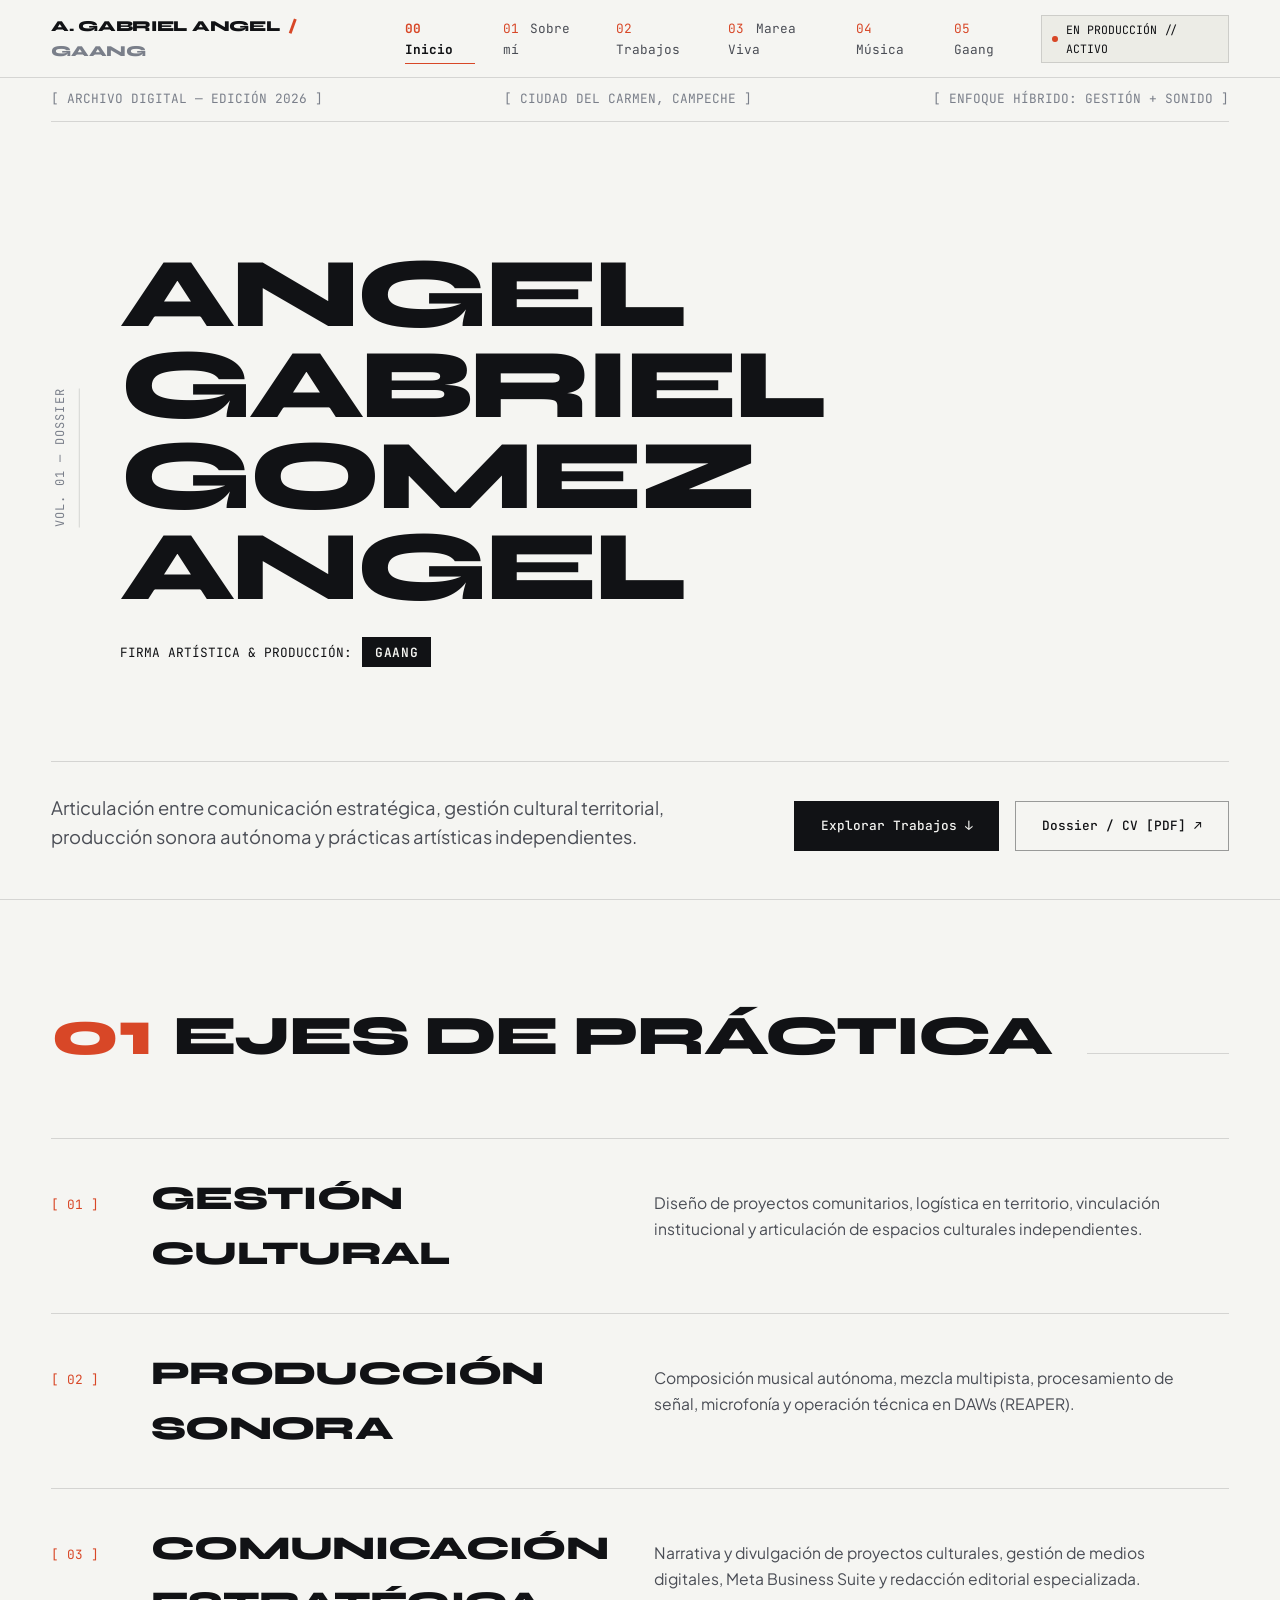
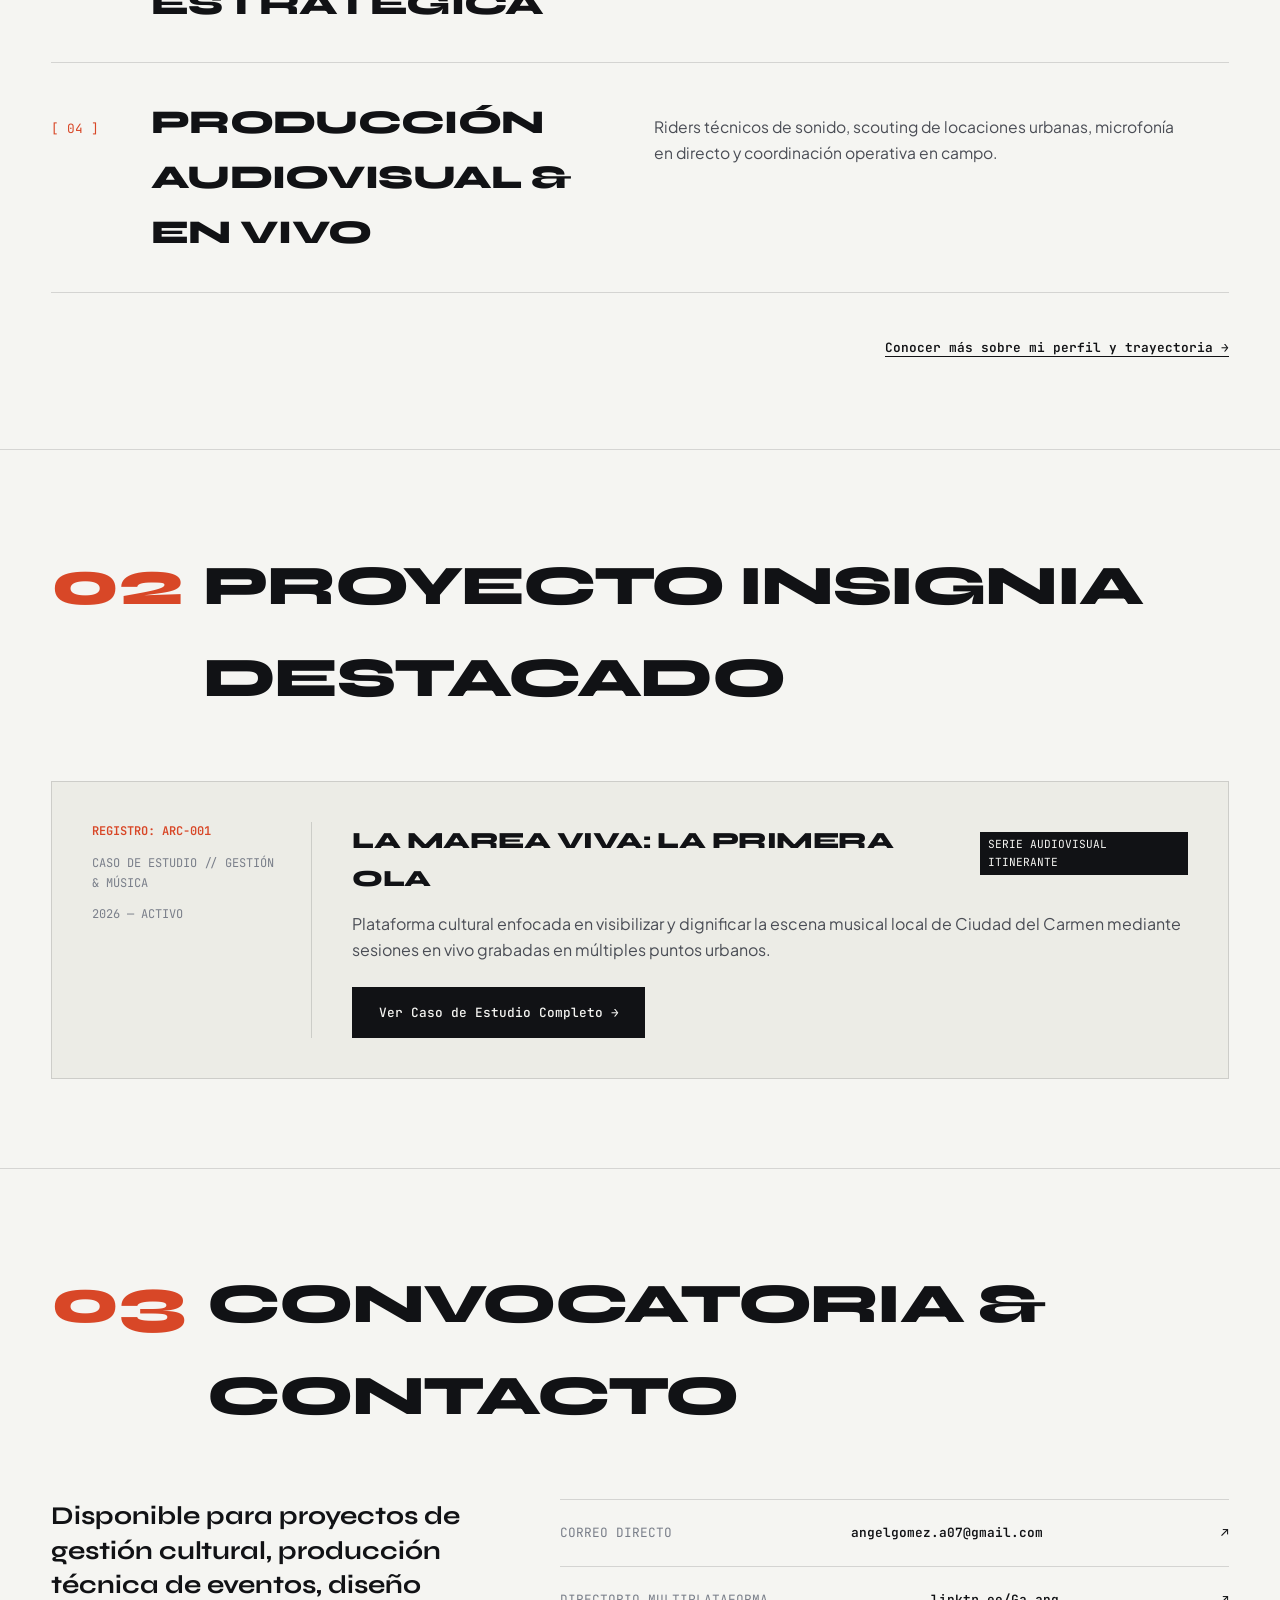
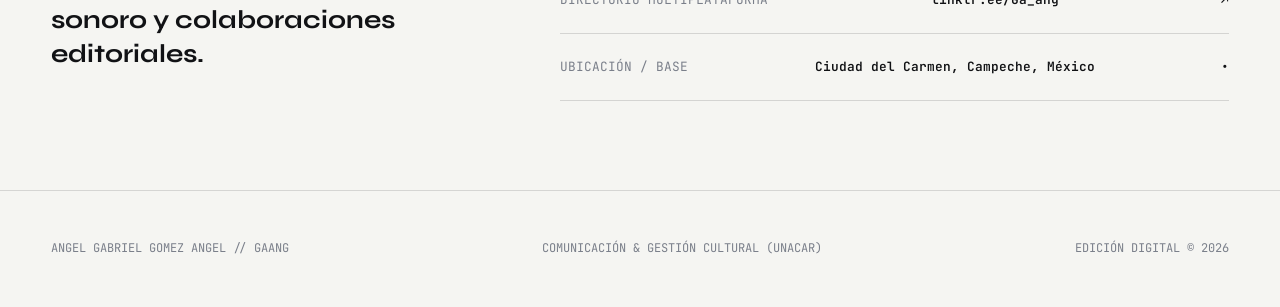
<file: index.html>
<!DOCTYPE html>
<html lang="es">
<head>
  <meta charset="UTF-8" />
  <meta name="viewport" content="width=device-width, initial-scale=1.0" />
  <title>Angel Gabriel Gomez Angel // Gaang — Portafolio & Archivo Editorial</title>
  <meta name="description" content="Portafolio y archivo de Angel Gabriel Gomez Angel (Gaang). Comunicación, gestión cultural y producción sonora." />

  <link rel="preconnect" href="https://fonts.googleapis.com" />
  <link rel="preconnect" href="https://fonts.gstatic.com" crossorigin />
  <link href="https://fonts.googleapis.com/css2?family=JetBrains+Mono:wght@400;500;600;700&family=Plus+Jakarta+Sans:ital,wght@0,400;0,500;0,600;1,400&family=Syne:wght@700;800;900&display=swap" rel="stylesheet" />

  <link rel="stylesheet" href="style.css" />
</head>
<body class="editorial-layout">

  <!-- BARRA DE NAVEGACIÓN FIJA -->
  <header class="site-header">
    <div class="nav-bar">
      <a href="index.html" class="nav-brand">
        <span class="brand-name">A. GABRIEL ANGEL</span>
        <span class="brand-slash">/</span>
        <span class="brand-alias">GAANG</span>
      </a>

      <nav class="nav-menu" aria-label="Navegación editorial">
        <a href="index.html" class="nav-item nav-item--active"><span class="nav-num">00</span> Inicio</a>
        <a href="sobre-mi.html" class="nav-item"><span class="nav-num">01</span> Sobre mí</a>
        <a href="trabajos.html" class="nav-item"><span class="nav-num">02</span> Trabajos</a>
        <a href="la-marea-viva.html" class="nav-item"><span class="nav-num">03</span> Marea Viva</a>
        <a href="produccion-musical.html" class="nav-item"><span class="nav-num">04</span> Música</a>
        <a href="gaang.html" class="nav-item"><span class="nav-num">05</span> Gaang</a>
      </nav>

      <div class="nav-status">
        <span class="status-indicator"></span>
        <span class="status-label">EN PRODUCCIÓN // ACTIVO</span>
      </div>
    </div>
  </header>

  <main id="main-content">

    <!-- HERO: PORTADA EDITORIAL -->
    <section class="hero-cover" aria-labelledby="hero-name">
      <div class="hero-top-meta">
        <span class="meta-field">[ ARCHIVO DIGITAL — EDICIÓN 2026 ]</span>
        <span class="meta-field">[ CIUDAD DEL CARMEN, CAMPECHE ]</span>
        <span class="meta-field">[ ENFOQUE HÍBRIDO: GESTIÓN + SONIDO ]</span>
      </div>

      <div class="hero-center-stage">
        <div class="hero-vertical-tag">VOL. 01 — DOSSIER</div>
        
        <div class="hero-typography">
          <h1 id="hero-name" class="hero-title">
            ANGEL GABRIEL<br>
            <span class="hero-title-accent">GOMEZ ANGEL</span>
          </h1>
          <div class="hero-signature-row">
            <span class="signature-label">FIRMA ARTÍSTICA & PRODUCCIÓN:</span>
            <span class="signature-badge">GAANG</span>
          </div>
        </div>
      </div>

      <div class="hero-bottom-manifesto">
        <div class="manifesto-lead">
          <p>
            Articulación entre comunicación estratégica, gestión cultural territorial, producción sonora autónoma y prácticas artísticas independientes.
          </p>
        </div>
        <div class="manifesto-actions">
          <a href="trabajos.html" class="editorial-btn editorial-btn--solid">Explorar Trabajos ↓</a>
          <a href="PLACEHOLDER_CV.pdf" target="_blank" rel="noopener noreferrer" class="editorial-btn editorial-btn--outline">Dossier / CV [PDF] ↗</a>
        </div>
      </div>
    </section>

    <!-- RESUMEN DE DISCIPLINAS -->
    <section class="editorial-section">
      <div class="section-badge-bar">
        <span class="index-large">01</span>
        <h2 class="index-title">EJES DE PRÁCTICA</h2>
        <span class="section-rule"></span>
      </div>

      <div class="disciplines-wall">
        <article class="discipline-row">
          <div class="discipline-meta">[ 01 ]</div>
          <h3 class="discipline-keyword">GESTIÓN CULTURAL</h3>
          <p class="discipline-desc">Diseño de proyectos comunitarios, logística en territorio, vinculación institucional y articulación de espacios culturales independientes.</p>
        </article>

        <article class="discipline-row">
          <div class="discipline-meta">[ 02 ]</div>
          <h3 class="discipline-keyword">PRODUCCIÓN SONORA</h3>
          <p class="discipline-desc">Composición musical autónoma, mezcla multipista, procesamiento de señal, microfonía y operación técnica en DAWs (REAPER).</p>
        </article>

        <article class="discipline-row">
          <div class="discipline-meta">[ 03 ]</div>
          <h3 class="discipline-keyword">COMUNICACIÓN ESTRATÉGICA</h3>
          <p class="discipline-desc">Narrativa y divulgación de proyectos culturales, gestión de medios digitales, Meta Business Suite y redacción editorial especializada.</p>
        </article>

        <article class="discipline-row">
          <div class="discipline-meta">[ 04 ]</div>
          <h3 class="discipline-keyword">PRODUCCIÓN AUDIOVISUAL & EN VIVO</h3>
          <p class="discipline-desc">Riders técnicos de sonido, scouting de locaciones urbanas, microfonía en directo y coordinación operativa en campo.</p>
        </article>
      </div>

      <div style="margin-top: 2.5rem; text-align: right;">
        <a href="sobre-mi.html" class="editorial-link">Conocer más sobre mi perfil y trayectoria →</a>
      </div>
    </section>

    <!-- DESTACADO PRINCIPAL: LA MAREA VIVA -->
    <section class="editorial-section">
      <div class="section-badge-bar">
        <span class="index-large">02</span>
        <h2 class="index-title">PROYECTO INSIGNIA DESTACADO</h2>
        <span class="section-rule"></span>
      </div>

      <article class="project-card project-card--dominant">
        <div class="project-side-meta">
          <span class="p-index">REGISTRO: ARC-001</span>
          <span class="p-category">CASO DE ESTUDIO // GESTIÓN & MÚSICA</span>
          <span class="p-year">2026 — ACTIVO</span>
        </div>

        <div class="project-content-block">
          <div class="project-header-row">
            <h3 class="project-name">LA MAREA VIVA: LA PRIMERA OLA</h3>
            <span class="project-badge">SERIE AUDIOVISUAL ITINERANTE</span>
          </div>
          <p class="project-narrative">
            Plataforma cultural enfocada en visibilizar y dignificar la escena musical local de Ciudad del Carmen mediante sesiones en vivo grabadas en múltiples puntos urbanos.
          </p>
          <div class="project-footer-actions">
            <a href="la-marea-viva.html" class="editorial-btn editorial-btn--solid">Ver Caso de Estudio Completo →</a>
          </div>
        </div>
      </article>
    </section>

    <!-- CONTACTO / CIERRE -->
    <section class="editorial-section contact-section" id="contacto">
      <div class="section-badge-bar">
        <span class="index-large">03</span>
        <h2 class="index-title">CONVOCATORIA & CONTACTO</h2>
        <span class="section-rule"></span>
      </div>

      <div class="contact-composition">
        <p class="contact-callout">
          Disponible para proyectos de gestión cultural, producción técnica de eventos, diseño sonoro y colaboraciones editoriales.
        </p>

        <div class="contact-directory">
          <a href="mailto:angelgomez.a07@gmail.com" class="directory-row">
            <span class="d-label">CORREO DIRECTO</span>
            <span class="d-value">angelgomez.a07@gmail.com</span>
            <span class="d-arrow">↗</span>
          </a>
          <a href="https://linktr.ee/Ga_ang" target="_blank" rel="noopener noreferrer" class="directory-row">
            <span class="d-label">DIRECTORIO MULTIPLATAFORMA</span>
            <span class="d-value">linktr.ee/Ga_ang</span>
            <span class="d-arrow">↗</span>
          </a>
          <div class="directory-row directory-row--static">
            <span class="d-label">UBICACIÓN / BASE</span>
            <span class="d-value">Ciudad del Carmen, Campeche, México</span>
            <span class="d-arrow">•</span>
          </div>
        </div>
      </div>
    </section>

  </main>

  <footer class="editorial-footer">
    <div class="footer-grid">
      <span class="f-col">ANGEL GABRIEL GOMEZ ANGEL // GAANG</span>
      <span class="f-col">COMUNICACIÓN & GESTIÓN CULTURAL (UNACAR)</span>
      <span class="f-col f-col--right">EDICIÓN DIGITAL © 2026</span>
    </div>
  </footer>

  <script src="script.js"></script>
</body>
</html>
</file>
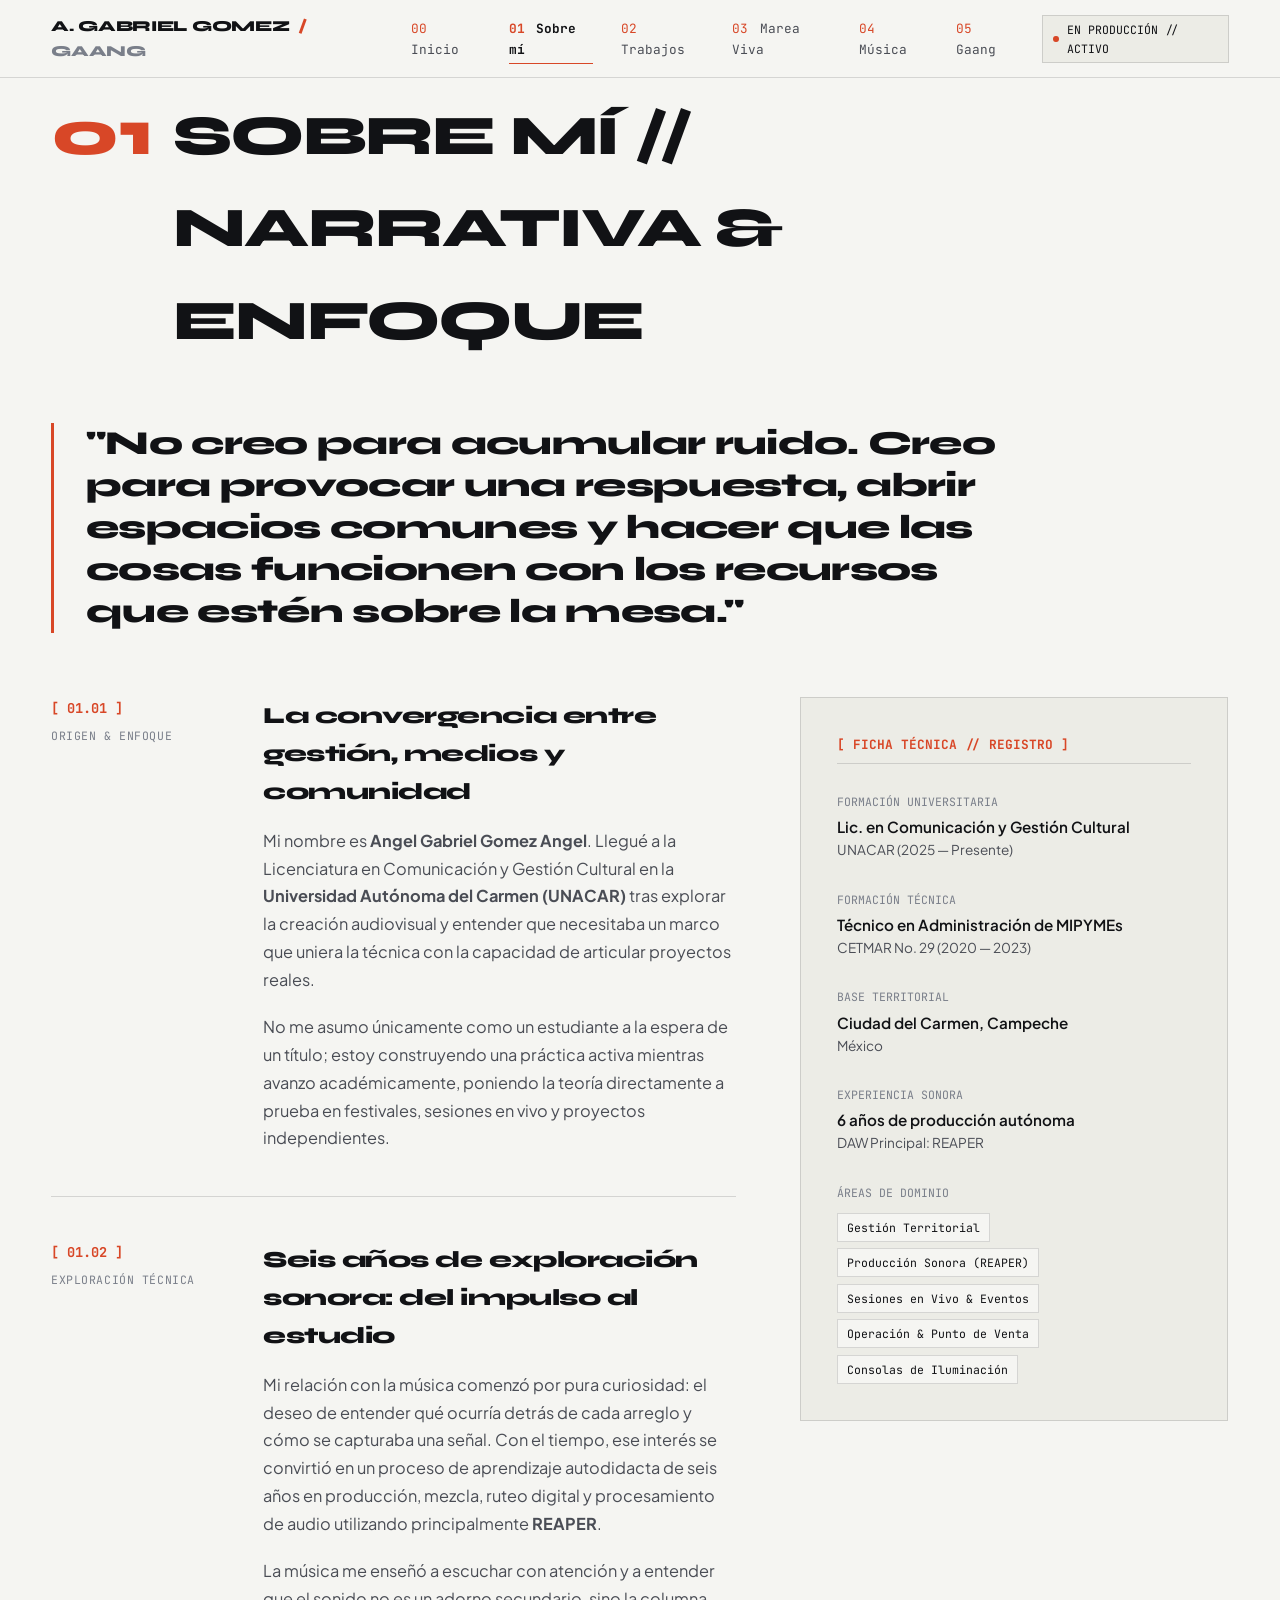
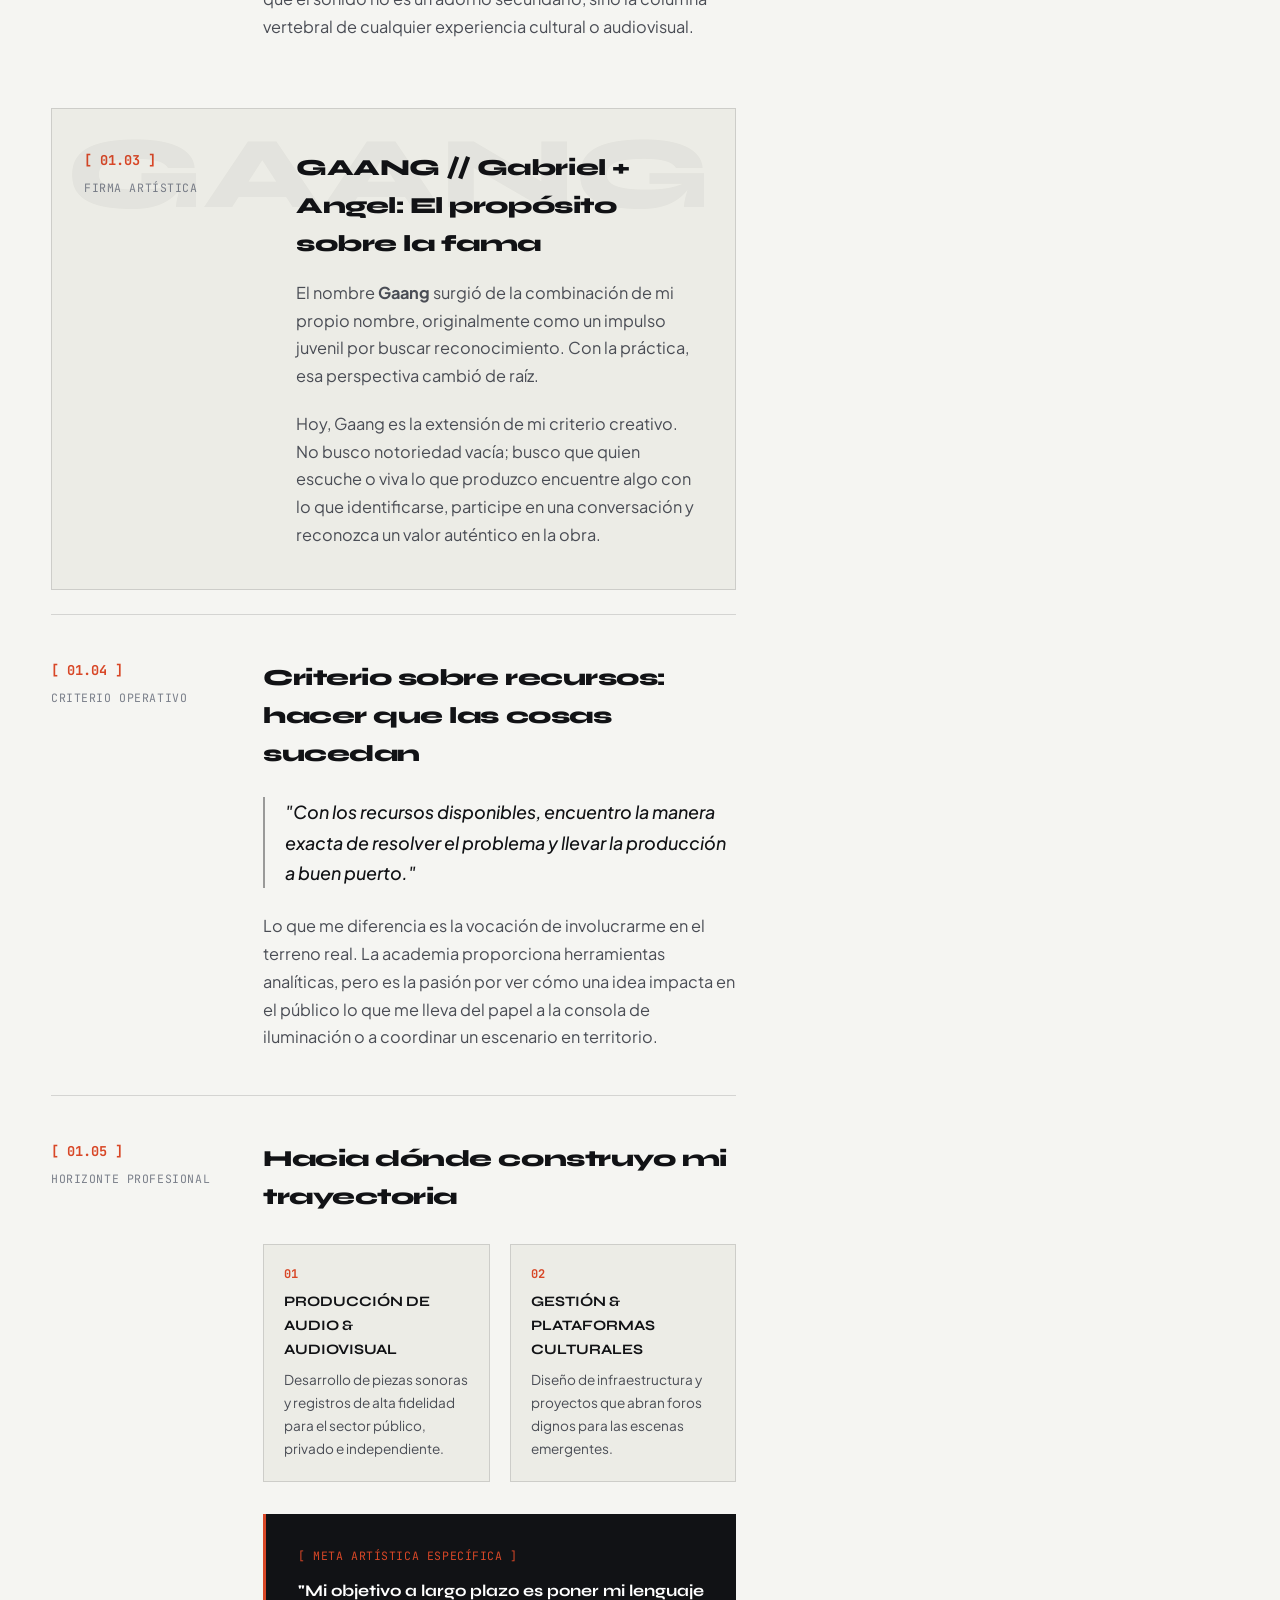
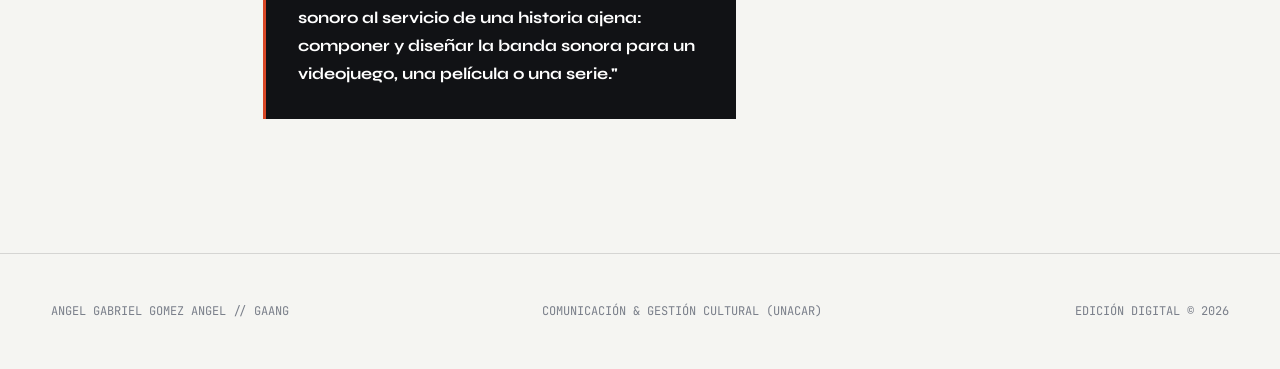
<file: sobre-mi.html>
<!DOCTYPE html>
<html lang="es">
<head>
  <meta charset="UTF-8" />
  <meta name="viewport" content="width=device-width, initial-scale=1.0" />
  <title>Sobre Mí // Angel Gabriel Gomez Angel</title>
  <meta name="description" content="Perfil, trayectoria, visión artística y filosofía de trabajo de Angel Gabriel Gomez Angel (Gaang)." />

  <link rel="preconnect" href="https://fonts.googleapis.com" />
  <link rel="preconnect" href="https://fonts.gstatic.com" crossorigin />
  <link href="https://fonts.googleapis.com/css2?family=JetBrains+Mono:wght@400;500;600;700&family=Plus+Jakarta+Sans:ital,wght@0,400;0,500;0,600;1,400&family=Syne:wght@700;800;900&display=swap" rel="stylesheet" />

  <link rel="stylesheet" href="style.css" />
</head>
<body class="editorial-layout">

  <header class="site-header">
    <div class="nav-bar">
      <a href="index.html" class="nav-brand">
        <span class="brand-name">A. GABRIEL GOMEZ</span>
        <span class="brand-slash">/</span>
        <span class="brand-alias">GAANG</span>
      </a>

      <nav class="nav-menu" aria-label="Navegación editorial">
        <a href="index.html" class="nav-item"><span class="nav-num">00</span> Inicio</a>
        <a href="sobre-mi.html" class="nav-item nav-item--active"><span class="nav-num">01</span> Sobre mí</a>
        <a href="trabajos.html" class="nav-item"><span class="nav-num">02</span> Trabajos</a>
        <a href="la-marea-viva.html" class="nav-item"><span class="nav-num">03</span> Marea Viva</a>
        <a href="produccion-musical.html" class="nav-item"><span class="nav-num">04</span> Música</a>
        <a href="gaang.html" class="nav-item"><span class="nav-num">05</span> Gaang</a>
      </nav>

      <div class="nav-status">
        <span class="status-indicator"></span>
        <span class="status-label">EN PRODUCCIÓN // ACTIVO</span>
      </div>
    </div>
  </header>

  <main id="main-content">
    <section class="editorial-section about-narrative-section">
      <div class="section-badge-bar">
        <span class="index-large">01</span>
        <h1 class="index-title">SOBRE MÍ // NARRATIVA & ENFOQUE</h1>
        <span class="section-rule"></span>
      </div>

      <div class="about-hero-quote">
        <p class="quote-text">
          "No creo para acumular ruido. Creo para provocar una respuesta, abrir espacios comunes y hacer que las cosas funcionen con los recursos que estén sobre la mesa."
        </p>
      </div>

      <div class="about-grid-layout">
        
        <div class="about-narrative-stream">
          
          <article class="about-narrative-block">
            <div class="narrative-aside">
              <span class="narrative-step">[ 01.01 ]</span>
              <span class="narrative-tag">ORIGEN & ENFOQUE</span>
            </div>
            <div class="narrative-body">
              <h3 class="narrative-title">La convergencia entre gestión, medios y comunidad</h3>
              <p>
                Mi nombre es <strong>Angel Gabriel Gomez Angel</strong>. Llegué a la Licenciatura en Comunicación y Gestión Cultural en la <strong>Universidad Autónoma del Carmen (UNACAR)</strong> tras explorar la creación audiovisual y entender que necesitaba un marco que uniera la técnica con la capacidad de articular proyectos reales.
              </p>
              <p>
                No me asumo únicamente como un estudiante a la espera de un título; estoy construyendo una práctica activa mientras avanzo académicamente, poniendo la teoría directamente a prueba en festivales, sesiones en vivo y proyectos independientes.
              </p>
            </div>
          </article>

          <article class="about-narrative-block">
            <div class="narrative-aside">
              <span class="narrative-step">[ 01.02 ]</span>
              <span class="narrative-tag">EXPLORACIÓN TÉCNICA</span>
            </div>
            <div class="narrative-body">
              <h3 class="narrative-title">Seis años de exploración sonora: del impulso al estudio</h3>
              <p>
                Mi relación con la música comenzó por pura curiosidad: el deseo de entender qué ocurría detrás de cada arreglo y cómo se capturaba una señal. Con el tiempo, ese interés se convirtió en un proceso de aprendizaje autodidacta de seis años en producción, mezcla, ruteo digital y procesamiento de audio utilizando principalmente <strong>REAPER</strong>.
              </p>
              <p>
                La música me enseñó a escuchar con atención y a entender que el sonido no es un adorno secundario, sino la columna vertebral de cualquier experiencia cultural o audiovisual.
              </p>
            </div>
          </article>

          <article class="about-narrative-block about-narrative-block--gaang">
            <div class="narrative-aside">
              <span class="narrative-step">[ 01.03 ]</span>
              <span class="narrative-tag">FIRMA ARTÍSTICA</span>
            </div>
            <div class="narrative-body">
              <div class="gaang-watermark">GAANG</div>
              <h3 class="narrative-title">GAANG // Gabriel + Angel: El propósito sobre la fama</h3>
              <p>
                El nombre <strong>Gaang</strong> surgió de la combinación de mi propio nombre, originalmente como un impulso juvenil por buscar reconocimiento. Con la práctica, esa perspectiva cambió de raíz.
              </p>
              <p>
                Hoy, Gaang es la extensión de mi criterio creativo. No busco notoriedad vacía; busco que quien escuche o viva lo que produzco encuentre algo con lo que identificarse, participe en una conversación y reconozca un valor auténtico en la obra.
              </p>
            </div>
          </article>

          <article class="about-narrative-block">
            <div class="narrative-aside">
              <span class="narrative-step">[ 01.04 ]</span>
              <span class="narrative-tag">CRITERIO OPERATIVO</span>
            </div>
            <div class="narrative-body">
              <h3 class="narrative-title">Criterio sobre recursos: hacer que las cosas sucedan</h3>
              <p class="highlight-paragraph">
                <em>"Con los recursos disponibles, encuentro la manera exacta de resolver el problema y llevar la producción a buen puerto."</em>
              </p>
              <p>
                Lo que me diferencia es la vocación de involucrarme en el terreno real. La academia proporciona herramientas analíticas, pero es la pasión por ver cómo una idea impacta en el público lo que me lleva del papel a la consola de iluminación o a coordinar un escenario en territorio.
              </p>
            </div>
          </article>

          <article class="about-narrative-block">
            <div class="narrative-aside">
              <span class="narrative-step">[ 01.05 ]</span>
              <span class="narrative-tag">HORIZONTE PROFESIONAL</span>
            </div>
            <div class="narrative-body">
              <h3 class="narrative-title">Hacia dónde construyo mi trayectoria</h3>
              
              <div class="future-sectors-grid">
                <div class="f-sector-item">
                  <span class="f-num">01</span>
                  <strong>PRODUCCIÓN DE AUDIO & AUDIOVISUAL</strong>
                  <p>Desarrollo de piezas sonoras y registros de alta fidelidad para el sector público, privado e independiente.</p>
                </div>
                <div class="f-sector-item">
                  <span class="f-num">02</span>
                  <strong>GESTIÓN & PLATAFORMAS CULTURALES</strong>
                  <p>Diseño de infraestructura y proyectos que abran foros dignos para las escenas emergentes.</p>
                </div>
              </div>

              <div class="soundtrack-aspiration-box">
                <span class="aspiration-label">[ META ARTÍSTICA ESPECÍFICA ]</span>
                <p class="aspiration-statement">
                  "Mi objetivo a largo plazo es poner mi lenguaje sonoro al servicio de una historia ajena: componer y diseñar la banda sonora para un videojuego, una película o una serie."
                </p>
              </div>
            </div>
          </article>

        </div>

        <aside class="about-ledger-container" aria-label="Ficha técnica de formación y trayectoria">
          <div class="about-ledger">
            <div class="ledger-header">[ FICHA TÉCNICA // REGISTRO ]</div>
            
            <div class="ledger-item">
              <span class="ledger-label">Formación Universitaria</span>
              <span class="ledger-value">Lic. en Comunicación y Gestión Cultural</span>
              <span class="ledger-sub">UNACAR (2025 — Presente)</span>
            </div>

            <div class="ledger-item">
              <span class="ledger-label">Formación Técnica</span>
              <span class="ledger-value">Técnico en Administración de MIPYMEs</span>
              <span class="ledger-sub">CETMAR No. 29 (2020 — 2023)</span>
            </div>

            <div class="ledger-item">
              <span class="ledger-label">Base Territorial</span>
              <span class="ledger-value">Ciudad del Carmen, Campeche</span>
              <span class="ledger-sub">México</span>
            </div>

            <div class="ledger-item">
              <span class="ledger-label">Experiencia Sonora</span>
              <span class="ledger-value">6 años de producción autónoma</span>
              <span class="ledger-sub">DAW Principal: REAPER</span>
            </div>

            <div class="ledger-item">
              <span class="ledger-label">Áreas de Dominio</span>
              <div class="ledger-tags">
                <span class="ltag">Gestión Territorial</span>
                <span class="ltag">Producción Sonora (REAPER)</span>
                <span class="ltag">Sesiones en Vivo & Eventos</span>
                <span class="ltag">Operación & Punto de Venta</span>
                <span class="ltag">Consolas de Iluminación</span>
              </div>
            </div>
          </div>
        </aside>

      </div>
    </section>
  </main>

  <footer class="editorial-footer">
    <div class="footer-grid">
      <span class="f-col">ANGEL GABRIEL GOMEZ ANGEL // GAANG</span>
      <span class="f-col">COMUNICACIÓN & GESTIÓN CULTURAL (UNACAR)</span>
      <span class="f-col f-col--right">EDICIÓN DIGITAL © 2026</span>
    </div>
  </footer>

  <script src="script.js"></script>
</body>
</html>
</file>
<file: style.css>
/* ==========================================================================
   SISTEMA DE COMPOSICIÓN EDITORIAL Y RETÍCULA VIVA
   Angel Gabriel Gomez Angel // Gaang (2026)
   ========================================================================== */

/* 1. TOKENS DE DISEÑO */
:root {
  --canvas: #F5F5F2;
  --surface: #ECECE6;
  --surface-alt: #E3E3DC;
  --ink: #111215;
  --ink-secondary: #4A4D55;
  --ink-muted: #7A7F8A;
  --signal-rec: #D84727;
  --signal-dim: rgba(216, 71, 39, 0.08);

  --rule-hairline: rgba(17, 18, 21, 0.14);
  --rule-solid: rgba(17, 18, 21, 0.4);

  --font-display: 'Syne', sans-serif;
  --font-text: 'Plus Jakarta Sans', sans-serif;
  --font-mono: 'JetBrains Mono', monospace;

  --scale-hero: clamp(2.8rem, 7.8vw, 6.2rem);
  --scale-title: clamp(2rem, 4.5vw, 3.5rem);
  --scale-section-num: clamp(2.5rem, 5vw, 4rem);
  --scale-statement: clamp(1.3rem, 2.4vw, 1.85rem);
  --scale-body: 1rem;
  --scale-mono: 0.8rem;

  --max-width: 1280px;
  --page-margin: clamp(1.25rem, 4vw, 3.5rem);
  --section-pad: clamp(4.5rem, 7vw, 7.5rem);

  --ease-editorial: cubic-bezier(0.19, 1, 0.22, 1);
  --speed-quick: 0.25s;
  --speed-fluid: 0.45s;
}

/* 2. RESET Y BASES */
*, *::before, *::after {
  box-sizing: border-box;
  margin: 0;
  padding: 0;
}

html {
  scroll-behavior: smooth;
  background-color: var(--canvas);
}

body.editorial-layout {
  background-color: var(--canvas);
  color: var(--ink);
  font-family: var(--font-text);
  font-size: var(--scale-body);
  line-height: 1.65;
  -webkit-font-smoothing: antialiased;
  -moz-osx-font-smoothing: grayscale;
}

a {
  color: inherit;
  text-decoration: none;
}

ul {
  list-style: none;
}

img {
  max-width: 100%;
  height: auto;
  display: block;
}

/* 3. NAVEGACIÓN FIJA Y ESTADO ACTIVO MULTIPÁGINA */
.site-header {
  position: fixed;
  top: 0;
  left: 0;
  width: 100%;
  z-index: 200;
  background-color: rgba(245, 245, 242, 0.94);
  backdrop-filter: blur(10px);
  -webkit-backdrop-filter: blur(10px);
  border-bottom: 1px solid var(--rule-hairline);
}

.nav-bar {
  max-width: var(--max-width);
  margin: 0 auto;
  padding: 0.85rem var(--page-margin);
  display: flex;
  justify-content: space-between;
  align-items: center;
  gap: 1.5rem;
}

.nav-brand {
  font-family: var(--font-display);
  font-weight: 800;
  font-size: 0.95rem;
  letter-spacing: -0.02em;
}

.brand-slash {
  color: var(--signal-rec);
  margin: 0 0.25rem;
}

.brand-alias {
  color: var(--ink-muted);
}

.nav-menu {
  display: flex;
  gap: 1.75rem;
}

.nav-item {
  font-family: var(--font-mono);
  font-size: var(--scale-mono);
  color: var(--ink-secondary);
  transition: color var(--speed-quick) ease;
  position: relative;
}

.nav-num {
  color: var(--signal-rec);
  margin-right: 0.2rem;
}

.nav-item:hover {
  color: var(--ink);
}

.nav-item--active {
  color: var(--ink) !important;
  font-weight: 700;
}

.nav-item--active::after {
  content: '';
  position: absolute;
  bottom: -4px;
  left: 0;
  width: 100%;
  height: 1px;
  background-color: var(--signal-rec);
}

.nav-status {
  display: flex;
  align-items: center;
  gap: 0.5rem;
  font-family: var(--font-mono);
  font-size: 0.72rem;
  padding: 0.25rem 0.65rem;
  background-color: var(--surface);
  border: 1px solid var(--rule-hairline);
}

.status-indicator {
  width: 6px;
  height: 6px;
  border-radius: 50%;
  background-color: var(--signal-rec);
  animation: pulse-dot 2.5s infinite;
}

@keyframes pulse-dot {
  0% { transform: scale(0.95); opacity: 1; }
  50% { transform: scale(1.15); opacity: 0.6; }
  100% { transform: scale(0.95); opacity: 1; }
}

/* 4. HERO: PORTADA EDITORIAL */
.hero-cover {
  min-height: 100vh;
  padding-top: 5.5rem;
  padding-bottom: 3rem;
  padding-left: var(--page-margin);
  padding-right: var(--page-margin);
  max-width: var(--max-width);
  margin: 0 auto;
  display: flex;
  flex-direction: column;
  justify-content: space-between;
  border-bottom: 1px solid var(--rule-hairline);
}

.hero-top-meta {
  display: flex;
  justify-content: space-between;
  font-family: var(--font-mono);
  font-size: var(--scale-mono);
  color: var(--ink-muted);
  border-bottom: 1px solid var(--rule-hairline);
  padding-bottom: 0.75rem;
  margin-bottom: 2rem;
}

.hero-center-stage {
  display: grid;
  grid-template-columns: auto 1fr;
  gap: 2.5rem;
  align-items: center;
  padding: 2rem 0;
}

.hero-vertical-tag {
  writing-mode: vertical-rl;
  transform: rotate(180deg);
  font-family: var(--font-mono);
  font-size: 0.75rem;
  color: var(--ink-muted);
  letter-spacing: 0.1em;
  border-left: 1px solid var(--rule-hairline);
  padding-left: 0.5rem;
}

.hero-title {
  font-family: var(--font-display);
  font-size: var(--scale-hero);
  font-weight: 900;
  line-height: 0.92;
  letter-spacing: -0.04em;
  text-transform: uppercase;
}

.hero-title-accent {
  color: var(--ink);
  display: block;
}

.hero-signature-row {
  display: inline-flex;
  align-items: center;
  gap: 0.65rem;
  margin-top: 1.5rem;
  font-family: var(--font-mono);
  font-size: var(--scale-mono);
}

.signature-badge {
  background-color: var(--ink);
  color: var(--canvas);
  padding: 0.3rem 0.8rem;
  font-weight: 600;
  letter-spacing: 0.05em;
}

.hero-bottom-manifesto {
  display: grid;
  grid-template-columns: 1.4fr 1fr;
  gap: 3rem;
  align-items: flex-end;
  border-top: 1px solid var(--rule-hairline);
  padding-top: 2rem;
}

.manifesto-lead p {
  font-size: 1.15rem;
  line-height: 1.55;
  color: var(--ink-secondary);
}

.manifesto-actions {
  display: flex;
  gap: 1rem;
  justify-content: flex-end;
}

.editorial-btn {
  display: inline-flex;
  align-items: center;
  justify-content: center;
  padding: 0.85rem 1.6rem;
  font-family: var(--font-mono);
  font-size: var(--scale-mono);
  font-weight: 500;
  transition: all var(--speed-quick) ease;
  cursor: pointer;
}

.editorial-btn--solid {
  background-color: var(--ink);
  color: var(--canvas);
  border: 1px solid var(--ink);
}

.editorial-btn--solid:hover {
  background-color: var(--signal-rec);
  border-color: var(--signal-rec);
}

.editorial-btn--outline {
  background-color: transparent;
  border: 1px solid var(--rule-solid);
  color: var(--ink);
}

.editorial-btn--outline:hover {
  background-color: var(--surface);
  border-color: var(--ink);
}

/* 5. SECCIONES Y ENCABEZADOS INDEXADOS (01, 02, 03...) */
.editorial-section {
  padding: var(--section-pad) var(--page-margin);
  max-width: var(--max-width);
  margin: 0 auto;
  border-bottom: 1px solid var(--rule-hairline);
}

.section-badge-bar {
  display: flex;
  align-items: baseline;
  gap: 1.25rem;
  margin-bottom: 3.5rem;
}

.index-large {
  font-family: var(--font-display);
  font-size: var(--scale-section-num);
  font-weight: 800;
  color: var(--signal-rec);
  line-height: 0.8;
}

.index-title {
  font-family: var(--font-display);
  font-size: var(--scale-title);
  font-weight: 800;
  letter-spacing: -0.03em;
  text-transform: uppercase;
}

.section-rule {
  flex-grow: 1;
  height: 1px;
  background-color: var(--rule-hairline);
  margin-left: 1rem;
}

/* 6. SECCIÓN 01: SOBRE MÍ */
.about-narrative-section {
  background-color: var(--canvas);
}

.about-hero-quote {
  margin-bottom: 4rem;
  border-left: 3px solid var(--signal-rec);
  padding-left: 2rem;
  max-width: 960px;
}

.quote-text {
  font-family: var(--font-display);
  font-size: clamp(1.35rem, 2.8vw, 2.1rem);
  font-weight: 800;
  line-height: 1.25;
  letter-spacing: -0.02em;
  color: var(--ink);
}

.about-grid-layout {
  display: grid;
  grid-template-columns: 1.6fr 1fr;
  gap: 4rem;
  align-items: flex-start;
}

.about-narrative-stream {
  display: flex;
  flex-direction: column;
}

.about-narrative-block {
  display: grid;
  grid-template-columns: 180px 1fr;
  gap: 2rem;
  padding: 2.75rem 0;
  border-top: 1px solid var(--rule-hairline);
  position: relative;
}

.about-narrative-block:first-child {
  border-top: none;
  padding-top: 0;
}

.narrative-aside {
  display: flex;
  flex-direction: column;
  gap: 0.4rem;
  font-family: var(--font-mono);
}

.narrative-step {
  font-size: 0.85rem;
  color: var(--signal-rec);
  font-weight: 700;
}

.narrative-tag {
  font-size: 0.72rem;
  color: var(--ink-muted);
  letter-spacing: 0.05em;
}

.narrative-title {
  font-family: var(--font-display);
  font-size: clamp(1.15rem, 1.8vw, 1.45rem);
  font-weight: 800;
  letter-spacing: -0.02em;
  margin-bottom: 1rem;
  color: var(--ink);
}

.narrative-body p {
  font-size: 1.02rem;
  color: var(--ink-secondary);
  line-height: 1.7;
  margin-bottom: 1.25rem;
}

.narrative-body p:last-child {
  margin-bottom: 0;
}

.highlight-paragraph {
  font-size: 1.12rem !important;
  color: var(--ink) !important;
  font-weight: 500;
  border-left: 2px solid var(--rule-solid);
  padding-left: 1.25rem;
  margin: 1.5rem 0 !important;
}

.about-narrative-block--gaang {
  background-color: var(--surface);
  padding: 2.5rem 2rem;
  border: 1px solid var(--rule-hairline);
  overflow: hidden;
  margin: 1.5rem 0;
}

.gaang-watermark {
  font-family: var(--font-display);
  font-size: clamp(3.5rem, 8vw, 6.5rem);
  font-weight: 900;
  color: rgba(17, 18, 21, 0.04);
  line-height: 0.8;
  position: absolute;
  right: 1.5rem;
  top: 1.5rem;
  user-select: none;
  pointer-events: none;
}

.future-sectors-grid {
  display: grid;
  grid-template-columns: 1fr 1fr;
  gap: 1.25rem;
  margin: 1.75rem 0;
}

.f-sector-item {
  background-color: var(--surface);
  border: 1px solid var(--rule-hairline);
  padding: 1.25rem;
}

.f-num {
  font-family: var(--font-mono);
  font-size: 0.75rem;
  color: var(--signal-rec);
  font-weight: 700;
  display: block;
  margin-bottom: 0.35rem;
}

.f-sector-item strong {
  font-family: var(--font-display);
  font-size: 0.9rem;
  display: block;
  margin-bottom: 0.4rem;
}

.f-sector-item p {
  font-size: 0.85rem !important;
  color: var(--ink-secondary);
  margin-bottom: 0 !important;
}

.soundtrack-aspiration-box {
  background-color: var(--ink);
  color: var(--canvas);
  padding: 2rem;
  border-left: 3px solid var(--signal-rec);
  margin-top: 2rem;
}

.aspiration-label {
  font-family: var(--font-mono);
  font-size: 0.72rem;
  color: var(--signal-rec);
  display: block;
  margin-bottom: 0.75rem;
  letter-spacing: 0.05em;
}

.aspiration-statement {
  font-family: var(--font-display);
  font-size: clamp(1.05rem, 1.8vw, 1.3rem);
  font-weight: 700;
  line-height: 1.4;
  color: #FFFFFF !important;
  margin-bottom: 0 !important;
}

.about-ledger-container {
  position: sticky;
  top: 6rem;
}

.about-ledger {
  background-color: var(--surface);
  border: 1px solid var(--rule-hairline);
  padding: 2.25rem;
  display: flex;
  flex-direction: column;
  gap: 1.75rem;
}

.ledger-header {
  font-family: var(--font-mono);
  font-size: var(--scale-mono);
  color: var(--signal-rec);
  font-weight: 700;
  border-bottom: 1px solid var(--rule-hairline);
  padding-bottom: 0.5rem;
}

.ledger-item {
  display: flex;
  flex-direction: column;
}

.ledger-label {
  font-family: var(--font-mono);
  font-size: 0.72rem;
  color: var(--ink-muted);
  text-transform: uppercase;
  margin-bottom: 0.2rem;
}

.ledger-value {
  font-weight: 600;
  font-size: 0.95rem;
  color: var(--ink);
}

.ledger-sub {
  font-size: 0.85rem;
  color: var(--ink-secondary);
}

.ledger-tags {
  display: flex;
  flex-wrap: wrap;
  gap: 0.4rem;
  margin-top: 0.5rem;
}

.ltag {
  background-color: var(--canvas);
  border: 1px solid var(--rule-hairline);
  padding: 0.25rem 0.55rem;
  font-family: var(--font-mono);
  font-size: 0.72rem;
}

/* 7. SECCIÓN 02: LO QUE HAGO */
.disciplines-wall {
  display: flex;
  flex-direction: column;
}

.discipline-row {
  display: grid;
  grid-template-columns: 100px 1.4fr 1.6fr;
  align-items: baseline;
  padding: 2rem 0;
  border-top: 1px solid var(--rule-hairline);
  transition: all var(--speed-fluid) var(--ease-editorial);
}

.discipline-row:last-child {
  border-bottom: 1px solid var(--rule-hairline);
}

.discipline-row:hover {
  background-color: var(--surface);
  padding-left: 1.5rem;
  padding-right: 1.5rem;
}

.discipline-meta {
  font-family: var(--font-mono);
  font-size: var(--scale-mono);
  color: var(--signal-rec);
}

.discipline-keyword {
  font-family: var(--font-display);
  font-size: clamp(1.4rem, 2.6vw, 2.2rem);
  font-weight: 800;
  letter-spacing: -0.02em;
}

.discipline-desc {
  color: var(--ink-secondary);
  font-size: 0.98rem;
  max-width: 540px;
}

/* 8. SECCIÓN 03: ARCHIVO DE PROYECTOS & MÓDULOS MULTIMEDIA */
.projects-editorial-grid {
  display: grid;
  grid-template-columns: 1fr 1fr;
  gap: 2.5rem;
}

.project-card--dominant {
  grid-column: 1 / -1;
  background-color: var(--surface);
  border: 1px solid var(--rule-hairline);
  padding: 2.5rem;
  display: grid;
  grid-template-columns: 220px 1fr;
  gap: 2.5rem;
}

.project-side-meta {
  display: flex;
  flex-direction: column;
  gap: 0.75rem;
  font-family: var(--font-mono);
  font-size: 0.75rem;
  color: var(--ink-muted);
  border-right: 1px solid var(--rule-hairline);
  padding-right: 1.5rem;
}

.p-index {
  color: var(--signal-rec);
  font-weight: 600;
}

.project-header-row {
  display: flex;
  justify-content: space-between;
  align-items: baseline;
  gap: 1rem;
  margin-bottom: 0.75rem;
}

.project-name {
  font-family: var(--font-display);
  font-size: 1.45rem;
  font-weight: 800;
  letter-spacing: -0.02em;
}

.project-badge {
  font-family: var(--font-mono);
  font-size: 0.7rem;
  background-color: var(--ink);
  color: var(--canvas);
  padding: 0.2rem 0.5rem;
}

.project-narrative {
  color: var(--ink-secondary);
  margin-bottom: 1.5rem;
}

.project-card--secondary {
  background-color: var(--surface);
  border: 1px solid var(--rule-hairline);
  padding: 2rem;
  display: flex;
  flex-direction: column;
  justify-content: space-between;
}

.project-card--secondary .project-side-meta {
  border-right: none;
  border-bottom: 1px solid var(--rule-hairline);
  padding-right: 0;
  padding-bottom: 0.75rem;
  margin-bottom: 1.25rem;
  flex-direction: row;
  justify-content: space-between;
}

.editorial-link {
  font-family: var(--font-mono);
  font-size: var(--scale-mono);
  font-weight: 600;
  color: var(--ink);
  border-bottom: 1px solid var(--ink);
  transition: color var(--speed-quick) ease, border-color var(--speed-quick) ease;
}

.editorial-link:hover {
  color: var(--signal-rec);
  border-color: var(--signal-rec);
}

/* Cajas Compactas de Trabajos (Audio & PDF) */
.work-audio-box {
  background-color: var(--canvas);
  border: 1px solid var(--rule-hairline);
  padding: 1.25rem;
  margin: 1.25rem 0;
  display: flex;
  flex-direction: column;
  gap: 0.85rem;
}

.work-audio-meta {
  display: flex;
  align-items: center;
  gap: 1rem;
}

.work-daw-icon {
  width: 36px;
  height: 36px;
  object-fit: contain;
}

.track-tag {
  font-family: var(--font-mono);
  font-size: 0.7rem;
  color: var(--signal-rec);
  display: block;
}

.track-title {
  font-family: var(--font-display);
  font-size: 0.95rem;
  font-weight: 700;
  color: var(--ink);
}

.native-audio-player {
  width: 100%;
  height: 38px;
  border-radius: 2px;
  outline: none;
}

.work-pdf-box {
  background-color: var(--canvas);
  border: 1px solid var(--rule-hairline);
  padding: 1.25rem;
  margin: 1.25rem 0;
  display: flex;
  align-items: center;
  gap: 1rem;
}

.pdf-icon-label {
  font-family: var(--font-mono);
  font-size: 0.75rem;
  font-weight: 700;
  color: var(--canvas);
  background-color: var(--signal-rec);
  padding: 0.35rem 0.6rem;
  border-radius: 2px;
}

.pdf-info strong {
  display: block;
  font-family: var(--font-display);
  font-size: 0.95rem;
  color: var(--ink);
}

.pdf-info span {
  font-family: var(--font-mono);
  font-size: 0.75rem;
  color: var(--ink-muted);
}

/* 9. SECCIÓN 04: PRODUCCIÓN MUSICAL & LABORATORIO */
.studio-workstation-header {
  display: flex;
  align-items: center;
  gap: 1.25rem;
  margin-bottom: 1.25rem;
  padding-bottom: 1rem;
  border-bottom: 1px solid var(--rule-hairline);
}

.studio-daw-logo {
  width: 48px;
  height: 48px;
  object-fit: contain;
}

.studio-subtitle {
  font-family: var(--font-mono);
  font-size: 0.75rem;
  color: var(--ink-muted);
  display: block;
}

.audio-tracks-grid {
  display: grid;
  grid-template-columns: 1fr 1fr;
  gap: 1.5rem;
  margin: 1.75rem 0;
}

.audio-track-card {
  background-color: var(--surface);
  border: 1px solid var(--rule-hairline);
  padding: 1.75rem 1.5rem;
  display: flex;
  flex-direction: column;
  justify-content: space-between;
}

.audio-track-header {
  display: flex;
  justify-content: space-between;
  align-items: baseline;
  margin-bottom: 0.6rem;
}

.audio-track-badge {
  font-family: var(--font-mono);
  font-size: 0.72rem;
  color: var(--signal-rec);
  font-weight: 600;
}

.audio-track-number {
  font-family: var(--font-mono);
  font-size: 0.7rem;
  color: var(--ink-muted);
}

.audio-track-name {
  font-family: var(--font-display);
  font-size: 1.15rem;
  font-weight: 800;
  margin-bottom: 0.4rem;
}

.audio-track-desc {
  font-size: 0.88rem;
  color: var(--ink-secondary);
  margin-bottom: 1.25rem;
}

.audio-external-cta {
  display: flex;
  align-items: center;
  justify-content: space-between;
  background-color: var(--surface);
  border: 1px solid var(--rule-hairline);
  padding: 1.5rem;
  margin-top: 2rem;
}

.cta-label {
  font-family: var(--font-mono);
  font-size: 0.78rem;
  color: var(--ink-muted);
}

/* ==========================================================================
   10. SECCIÓN 05: GAANG // FACETA ARTÍSTICA & FOTOGRAFÍA DE AUTOR
   ========================================================================== */
.gaang-artist-stage {
  display: grid;
  grid-template-columns: 1fr 1.4fr;
  gap: 3.5rem;
  align-items: center;
  background-color: var(--surface);
  border: 1px solid var(--rule-hairline);
  padding: 3rem;
  margin-bottom: 3.5rem;
  position: relative;
}

.gaang-portrait-frame {
  background-color: var(--ink);
  border: 1px solid var(--rule-hairline);
  overflow: hidden;
  display: flex;
  flex-direction: column;
}

.gaang-portrait-img {
  width: 100%;
  height: auto;
  max-height: 480px;
  object-fit: cover;
  object-position: center top;
}

.gaang-frame-caption {
  font-family: var(--font-mono);
  font-size: 0.7rem;
  color: var(--canvas);
  background-color: var(--ink);
  padding: 0.4rem 0.75rem;
  text-align: center;
  letter-spacing: 0.05em;
}

.gaang-identity-narrative {
  display: flex;
  flex-direction: column;
  gap: 1.25rem;
  position: relative;
}

.gaang-watermark-inline {
  font-family: var(--font-display);
  font-size: clamp(3.5rem, 8vw, 6.5rem);
  font-weight: 900;
  color: rgba(17, 18, 21, 0.04);
  line-height: 0.8;
  position: absolute;
  right: 0;
  top: -1.5rem;
  user-select: none;
  pointer-events: none;
}

.gaang-stage-title {
  font-family: var(--font-display);
  font-size: clamp(1.4rem, 2.5vw, 2.1rem);
  font-weight: 900;
  line-height: 1.15;
  letter-spacing: -0.02em;
  color: var(--ink);
}

/* Tarjeta de Lanzamiento Destacado (Sweet Heat) */
.gaang-release-card {
  display: grid;
  grid-template-columns: 280px 1fr;
  gap: 2.5rem;
  align-items: center;
  background-color: var(--surface);
  border: 1px solid var(--rule-hairline);
  padding: 2.5rem;
}

.release-cover-frame {
  width: 100%;
  aspect-ratio: 1 / 1;
  background-color: var(--ink);
  border: 1px solid var(--rule-hairline);
  overflow: hidden;
  box-shadow: 0 4px 16px rgba(0, 0, 0, 0.06);
}

.release-cover-img {
  width: 100%;
  height: 100%;
  object-fit: cover;
}

.release-details {
  display: flex;
  flex-direction: column;
  gap: 0.6rem;
}

.release-meta-badge {
  font-family: var(--font-mono);
  font-size: 0.72rem;
  color: var(--signal-rec);
  font-weight: 700;
}

.release-title {
  font-family: var(--font-display);
  font-size: clamp(1.4rem, 2.5vw, 2rem);
  font-weight: 900;
  letter-spacing: -0.02em;
  color: var(--ink);
}

.release-artist {
  font-family: var(--font-mono);
  font-size: 0.85rem;
  color: var(--ink-muted);
  font-weight: 600;
}

.release-description {
  font-size: 0.95rem;
  color: var(--ink-secondary);
  margin: 0.5rem 0 1rem 0;
}

.release-player-block {
  background-color: var(--canvas);
  border: 1px solid var(--rule-hairline);
  padding: 1rem 1.25rem;
  margin-bottom: 1.25rem;
  display: flex;
  flex-direction: column;
  gap: 0.5rem;
}

.release-actions {
  display: flex;
  gap: 1rem;
}

/* ==========================================================================
   11. SECCIÓN 03: CASO DE ESTUDIO // LA MAREA VIVA & LA PRIMERA OLA
   ========================================================================== */
.case-study-section {
  background-color: var(--canvas);
}

.case-hero {
  margin-bottom: 4.5rem;
}

.case-meta-tags {
  display: flex;
  flex-wrap: wrap;
  gap: 0.5rem;
  margin-bottom: 1.5rem;
}

.c-tag {
  background-color: var(--surface);
  border: 1px solid var(--rule-hairline);
  font-family: var(--font-mono);
  font-size: 0.72rem;
  padding: 0.25rem 0.65rem;
  font-weight: 600;
  color: var(--ink);
}

.c-tag--location {
  color: var(--signal-rec);
  border-color: rgba(216, 71, 39, 0.3);
}

.case-main-title {
  font-family: var(--font-display);
  font-size: clamp(1.8rem, 3.8vw, 3rem);
  font-weight: 900;
  line-height: 1.1;
  letter-spacing: -0.03em;
  margin-bottom: 1.5rem;
  max-width: 1050px;
}

.case-lead-paragraph {
  font-size: 1.18rem;
  line-height: 1.6;
  color: var(--ink-secondary);
  max-width: 880px;
  margin-bottom: 2.5rem;
}

.case-media-hero {
  width: 100%;
  max-height: 540px;
  background-color: var(--ink);
  border: 1px solid var(--rule-hairline);
  overflow: hidden;
}

.case-media-hero .case-img {
  width: 100%;
  height: 100%;
  object-fit: cover;
  object-position: center 30%;
}

.case-block {
  padding: 3.5rem 0;
  border-top: 1px solid var(--rule-hairline);
}

.case-block-header {
  display: flex;
  align-items: baseline;
  gap: 0.75rem;
  margin-bottom: 2.25rem;
}

.case-subnum {
  font-family: var(--font-mono);
  font-size: var(--scale-mono);
  color: var(--signal-rec);
  font-weight: 600;
}

.case-subtitle {
  font-family: var(--font-display);
  font-size: 1.45rem;
  font-weight: 800;
  letter-spacing: -0.02em;
}

.case-origin-grid {
  display: grid;
  grid-template-columns: 1.3fr 1fr;
  gap: 4rem;
  align-items: center;
}

.case-origin-text p {
  margin-bottom: 1.25rem;
  color: var(--ink-secondary);
  font-size: 1.05rem;
}

.evolution-pipeline {
  background-color: var(--surface);
  border: 1px solid var(--rule-hairline);
  padding: 2rem;
  display: flex;
  flex-direction: column;
  gap: 0.6rem;
}

.pipe-node {
  display: flex;
  align-items: flex-start;
  gap: 1rem;
}

.pipe-step {
  font-family: var(--font-mono);
  font-size: 0.75rem;
  background-color: var(--ink);
  color: var(--canvas);
  padding: 0.15rem 0.45rem;
  border-radius: 2px;
}

.pipe-info strong {
  display: block;
  font-family: var(--font-display);
  font-size: 0.95rem;
}

.pipe-info span {
  font-family: var(--font-mono);
  font-size: 0.75rem;
  color: var(--ink-muted);
}

.pipe-connector {
  font-family: var(--font-mono);
  color: var(--signal-rec);
  padding-left: 0.6rem;
}

.pipe-node--active {
  background-color: var(--canvas);
  padding: 0.5rem;
  border: 1px solid var(--signal-rec);
}

.issues-composition {
  display: grid;
  grid-template-columns: repeat(3, 1fr);
  gap: 2rem;
}

.issue-item {
  background-color: var(--surface);
  border: 1px solid var(--rule-hairline);
  padding: 2rem;
  display: flex;
  flex-direction: column;
}

.issue-index {
  font-family: var(--font-mono);
  font-size: 0.75rem;
  color: var(--signal-rec);
  font-weight: 600;
  margin-bottom: 0.75rem;
}

.issue-title {
  font-family: var(--font-display);
  font-size: 1.15rem;
  font-weight: 800;
  margin-bottom: 0.75rem;
}

.issue-desc {
  font-size: 0.92rem;
  color: var(--ink-secondary);
}

.philosophy-grid {
  display: grid;
  grid-template-columns: 1fr 1fr;
  gap: 2rem;
  margin-bottom: 2rem;
}

.phil-box {
  background-color: var(--surface);
  border: 1px solid var(--rule-hairline);
  padding: 2.25rem;
}

.phil-label {
  font-family: var(--font-mono);
  font-size: 0.75rem;
  color: var(--signal-rec);
  font-weight: 600;
  display: block;
  margin-bottom: 0.75rem;
}

.phil-text {
  font-size: 1.05rem;
  font-weight: 500;
  color: var(--ink);
}

.values-ledger {
  border: 1px solid var(--rule-hairline);
  padding: 1.5rem;
  background-color: var(--canvas);
}

.vl-title {
  font-family: var(--font-mono);
  font-size: 0.75rem;
  color: var(--ink-muted);
  display: block;
  margin-bottom: 1rem;
}

.vl-items {
  display: flex;
  flex-wrap: wrap;
  gap: 0.5rem;
}

.vl-pill {
  background-color: var(--surface);
  border: 1px solid var(--rule-hairline);
  font-family: var(--font-mono);
  font-size: 0.78rem;
  padding: 0.35rem 0.75rem;
}

.pilot-block {
  background-color: var(--surface);
  padding: 3.5rem var(--page-margin);
  margin-left: calc(var(--page-margin) * -1);
  margin-right: calc(var(--page-margin) * -1);
}

.pilot-context {
  font-size: 1.15rem;
  color: var(--ink-secondary);
  max-width: 820px;
  margin-bottom: 2.5rem;
}

.metrics-grid {
  display: grid;
  grid-template-columns: repeat(4, 1fr);
  gap: 1.5rem;
  margin-bottom: 2rem;
}

.metric-item {
  background-color: var(--canvas);
  border: 1px solid var(--rule-hairline);
  padding: 2rem 1.5rem;
  text-align: center;
}

.metric-num {
  font-family: var(--font-display);
  font-size: clamp(2.2rem, 4vw, 3.5rem);
  font-weight: 900;
  color: var(--signal-rec);
  display: block;
  line-height: 1;
  margin-bottom: 0.5rem;
}

.metric-desc {
  font-family: var(--font-mono);
  font-size: 0.78rem;
  color: var(--ink-secondary);
}

.pilot-log {
  background-color: var(--canvas);
  border: 1px solid var(--rule-hairline);
  padding: 1.25rem 1.5rem;
  font-family: var(--font-mono);
  font-size: 0.82rem;
}

.log-tag {
  color: var(--signal-rec);
  font-weight: 600;
  margin-right: 0.5rem;
}

.wave-highlight-block {
  background-color: var(--canvas);
}

.wave-editorial-header {
  margin-bottom: 2.5rem;
}

.wave-project-tag {
  font-family: var(--font-mono);
  font-size: 0.85rem;
  font-weight: 700;
  color: var(--signal-rec);
  letter-spacing: 0.08em;
  display: block;
  margin-bottom: 0.35rem;
}

.wave-main-title {
  font-family: var(--font-display);
  font-size: clamp(2.2rem, 5vw, 3.8rem);
  font-weight: 900;
  line-height: 0.95;
  letter-spacing: -0.03em;
  margin-bottom: 0.5rem;
}

.wave-sub-tag {
  font-family: var(--font-mono);
  font-size: var(--scale-mono);
  color: var(--ink-muted);
  letter-spacing: 0.04em;
}

.wave-showcase-grid {
  display: grid;
  grid-template-columns: 1fr 1.2fr;
  gap: 3.5rem;
  align-items: center;
  background-color: var(--surface);
  border: 1px solid var(--rule-hairline);
  padding: 3rem;
  margin-bottom: 2.5rem;
}

.wave-flyer-frame {
  background-color: #0b1a2e;
  border: 1px solid var(--rule-hairline);
  padding: 0.75rem;
  box-shadow: 0 4px 20px rgba(0, 0, 0, 0.08);
}

.flyer-zoom-link {
  display: flex;
  flex-direction: column;
  align-items: center;
  gap: 0.75rem;
}

.wave-flyer-img {
  width: 100%;
  height: auto;
  max-height: 520px;
  object-fit: contain;
  transition: transform var(--speed-quick) ease;
}

.flyer-zoom-link:hover .wave-flyer-img {
  transform: scale(1.015);
}

.flyer-caption {
  font-family: var(--font-mono);
  font-size: 0.72rem;
  color: var(--canvas);
  background-color: var(--ink);
  padding: 0.3rem 0.65rem;
  border-radius: 2px;
  letter-spacing: 0.03em;
}

.wave-narrative-content {
  display: flex;
  flex-direction: column;
  gap: 1.5rem;
}

.sessions-manifesto-lead {
  font-family: var(--font-display);
  font-size: clamp(1.2rem, 2.2vw, 1.65rem);
  font-weight: 800;
  line-height: 1.3;
  color: var(--ink);
}

.sessions-manifesto-sub {
  color: var(--ink-secondary);
  font-size: 1.02rem;
}

.wave-meta-box {
  background-color: var(--canvas);
  border-left: 3px solid var(--signal-rec);
  padding: 1.25rem 1.5rem;
  display: flex;
  flex-direction: column;
  gap: 0.5rem;
}

.wmeta-row {
  display: flex;
  justify-content: space-between;
  font-family: var(--font-mono);
  font-size: 0.78rem;
}

.wmeta-label {
  color: var(--ink-muted);
}

.wmeta-value {
  font-weight: 600;
  color: var(--ink);
}

.format-pillars-grid {
  display: grid;
  grid-template-columns: repeat(4, 1fr);
  gap: 1.25rem;
  margin-top: 2rem;
}

.pillar-card {
  background-color: var(--surface);
  border: 1px solid var(--rule-hairline);
  padding: 1.75rem 1.25rem;
}

.pillar-num {
  font-family: var(--font-mono);
  font-size: 0.75rem;
  color: var(--signal-rec);
  font-weight: 600;
  margin-bottom: 0.5rem;
  display: block;
}

.pillar-title {
  font-family: var(--font-display);
  font-size: 0.95rem;
  font-weight: 800;
  margin-bottom: 0.6rem;
}

.pillar-card p {
  font-size: 0.85rem;
  color: var(--ink-secondary);
}

.episodes-catalog-grid {
  display: grid;
  grid-template-columns: repeat(auto-fit, minmax(280px, 1fr));
  gap: 1.5rem;
}

.episode-entry {
  background-color: var(--surface);
  border: 1px solid var(--rule-hairline);
  padding: 1.75rem;
  display: flex;
  flex-direction: column;
  justify-content: space-between;
  transition: all var(--speed-quick) ease;
}

.episode-entry:hover {
  border-color: var(--ink);
  transform: translateY(-2px);
}

.episode-entry--featured {
  border-color: var(--signal-rec);
  background-color: rgba(216, 71, 39, 0.03);
}

.ep-header {
  display: flex;
  justify-content: space-between;
  align-items: center;
  margin-bottom: 1rem;
}

.ep-code {
  font-family: var(--font-mono);
  font-size: 0.85rem;
  font-weight: 700;
  color: var(--ink);
}

.ep-badge {
  font-family: var(--font-mono);
  font-size: 0.7rem;
  font-weight: 600;
  padding: 0.2rem 0.5rem;
}

.ep-badge--rec {
  background-color: rgba(216, 71, 39, 0.12);
  color: var(--signal-rec);
  border: 1px solid rgba(216, 71, 39, 0.3);
}

.ep-badge--live {
  background-color: rgba(16, 185, 129, 0.12);
  color: #059669;
  border: 1px solid rgba(16, 185, 129, 0.3);
}

.episode-entry--batch {
  background-color: rgba(17, 18, 21, 0.04);
}

.ep-batch-content {
  padding-top: 1rem;
}

.batch-title {
  font-family: var(--font-display);
  font-size: 1.05rem;
  font-weight: 800;
  color: var(--ink);
  margin-bottom: 0.5rem;
}

.batch-desc {
  font-size: 0.88rem;
  color: var(--ink-secondary);
  margin-bottom: 1rem;
}

.batch-status {
  font-family: var(--font-mono);
  font-size: 0.72rem;
  color: var(--ink-muted);
  display: block;
}

.role-manifesto-row {
  margin-bottom: 2.5rem;
  border-left: 3px solid var(--ink);
  padding-left: 1.5rem;
}

.role-quote {
  font-family: var(--font-display);
  font-size: clamp(1.2rem, 2.2vw, 1.7rem);
  font-weight: 800;
  line-height: 1.3;
}

.role-signature {
  font-family: var(--font-mono);
  font-size: 0.75rem;
  color: var(--ink-muted);
  display: block;
  margin-top: 0.5rem;
}

.workflow-grid {
  display: grid;
  grid-template-columns: repeat(4, 1fr);
  gap: 1.25rem;
}

.wf-card {
  background-color: var(--surface);
  border: 1px solid var(--rule-hairline);
  padding: 1.75rem 1.25rem;
}

.wf-index {
  font-family: var(--font-mono);
  font-size: 0.72rem;
  color: var(--signal-rec);
  font-weight: 600;
  margin-bottom: 0.5rem;
  display: block;
}

.wf-title {
  font-family: var(--font-display);
  font-size: 1rem;
  font-weight: 800;
  margin-bottom: 0.75rem;
}

.wf-list li {
  font-size: 0.85rem;
  color: var(--ink-secondary);
  margin-bottom: 0.4rem;
  position: relative;
  padding-left: 0.75rem;
}

.wf-list li::before {
  content: '—';
  position: absolute;
  left: 0;
  color: var(--ink-muted);
}

.wf-card--highlight {
  border-color: var(--signal-rec);
  background-color: rgba(216, 71, 39, 0.04);
}

.case-gallery-layout {
  display: grid;
  grid-template-columns: 1.5fr 1fr;
  grid-template-rows: 240px 240px;
  gap: 1.5rem;
  margin-bottom: 1.5rem;
}

.gallery-cell {
  background-color: var(--surface);
  border: 1px solid var(--rule-hairline);
  overflow: hidden;
}

.gallery-cell--large {
  grid-row: span 2;
  height: 100%;
}

.gallery-cell--large .case-img {
  width: 100%;
  height: 100%;
  object-fit: cover;
  object-position: center center;
}

.gallery-cell--poster {
  background-color: #0b1a2e;
  display: flex;
  align-items: center;
  justify-content: center;
}

.case-img--poster {
  width: 100%;
  height: 100%;
  object-fit: cover;
  object-position: center;
}

.evaluation-matrix {
  display: flex;
  flex-direction: column;
  gap: 1.5rem;
}

.eval-row {
  border: 1px solid var(--rule-hairline);
  background-color: var(--surface);
}

.eval-aspect {
  background-color: var(--ink);
  color: var(--canvas);
  font-family: var(--font-mono);
  font-size: 0.75rem;
  font-weight: 600;
  padding: 0.6rem 1.25rem;
  letter-spacing: 0.05em;
}

.eval-body {
  display: grid;
  grid-template-columns: 1fr 1fr 1.2fr;
  gap: 1.5rem;
  padding: 1.5rem;
}

.eval-cell {
  display: flex;
  flex-direction: column;
}

.eval-label {
  font-family: var(--font-mono);
  font-size: 0.7rem;
  color: var(--ink-muted);
  font-weight: 600;
  margin-bottom: 0.4rem;
}

.eval-cell p {
  font-size: 0.92rem;
  color: var(--ink-secondary);
}

.eval-cell--solution {
  border-left: 2px solid var(--signal-rec);
  padding-left: 1rem;
}

.eval-cell--solution .eval-label {
  color: var(--signal-rec);
}

.closure-grid {
  display: grid;
  grid-template-columns: 1.4fr 1fr;
  gap: 3rem;
  align-items: center;
  margin-bottom: 3.5rem;
}

.tl-title {
  font-family: var(--font-mono);
  font-size: 0.75rem;
  color: var(--ink-muted);
  display: block;
  margin-bottom: 1rem;
}

.tl-track {
  display: flex;
  align-items: center;
  gap: 0.75rem;
  background-color: var(--surface);
  border: 1px solid var(--rule-hairline);
  padding: 1.5rem;
  flex-wrap: wrap;
}

.tl-node {
  display: flex;
  flex-direction: column;
}

.tl-node strong {
  font-family: var(--font-display);
  font-size: 0.9rem;
}

.tl-node span {
  font-family: var(--font-mono);
  font-size: 0.72rem;
  color: var(--ink-muted);
}

.tl-arrow {
  color: var(--signal-rec);
  font-weight: bold;
}

.tl-node--active {
  color: var(--signal-rec);
}

.tl-node--future {
  opacity: 0.7;
}

.case-link-buttons {
  display: flex;
  gap: 0.75rem;
  flex-wrap: wrap;
}

.case-conclusion-manifesto {
  border-top: 1px solid var(--rule-hairline);
  padding-top: 2.5rem;
  text-align: center;
}

.case-conclusion-manifesto p {
  font-family: var(--font-display);
  font-size: clamp(1.15rem, 2vw, 1.5rem);
  font-weight: 700;
  max-width: 900px;
  margin: 0 auto;
  line-height: 1.4;
}

/* 12. CONTACTO & FOOTER */
.contact-composition {
  display: grid;
  grid-template-columns: 1.2fr 1.8fr;
  gap: 4rem;
  align-items: flex-start;
}

.contact-callout {
  font-family: var(--font-display);
  font-size: clamp(1.2rem, 2vw, 1.6rem);
  font-weight: 700;
  line-height: 1.35;
}

.contact-directory {
  display: flex;
  flex-direction: column;
}

.directory-row {
  display: flex;
  justify-content: space-between;
  align-items: center;
  padding: 1.4rem 0;
  border-top: 1px solid var(--rule-hairline);
  font-family: var(--font-mono);
  font-size: var(--scale-mono);
  transition: padding-left var(--speed-quick) ease;
}

.directory-row:last-child {
  border-bottom: 1px solid var(--rule-hairline);
}

.directory-row:hover:not(.directory-row--static) {
  padding-left: 0.75rem;
  color: var(--signal-rec);
}

.d-label {
  color: var(--ink-muted);
}

.d-value {
  font-weight: 600;
}

.editorial-footer {
  padding: 3rem var(--page-margin);
  max-width: var(--max-width);
  margin: 0 auto;
  font-family: var(--font-mono);
  font-size: 0.75rem;
  color: var(--ink-muted);
}

.footer-grid {
  display: flex;
  justify-content: space-between;
  flex-wrap: wrap;
  gap: 1rem;
}

.f-col--right {
  text-align: right;
}

/* 13. REVELACIÓN PROGRESIVA & REDUCED MOTION */
.reveal-init {
  opacity: 0;
  transform: translateY(18px);
  transition: opacity 0.6s var(--ease-editorial), transform 0.6s var(--ease-editorial);
  will-change: opacity, transform;
}

.reveal-visible {
  opacity: 1;
  transform: translateY(0);
}

@media (prefers-reduced-motion: reduce) {
  .reveal-init {
    opacity: 1 !important;
    transform: none !important;
    transition: none !important;
  }
}

/* 14. RESPONSIVE DESIGN */
@media (max-width: 1024px) {
  .hero-bottom-manifesto,
  .about-grid-layout,
  .gaang-artist-stage,
  .gaang-release-card,
  .contact-composition,
  .case-origin-grid,
  .closure-grid,
  .wave-showcase-grid {
    grid-template-columns: 1fr;
    gap: 2.5rem;
  }

  .about-ledger-container {
    position: static;
  }

  .future-sectors-grid,
  .audio-tracks-grid,
  .issues-composition,
  .workflow-grid,
  .metrics-grid,
  .format-pillars-grid {
    grid-template-columns: 1fr 1fr;
  }

  .eval-body {
    grid-template-columns: 1fr;
    gap: 1rem;
  }

  .eval-cell--solution {
    border-left: none;
    border-top: 2px solid var(--signal-rec);
    padding-left: 0;
    padding-top: 0.75rem;
  }

  .case-gallery-layout {
    grid-template-columns: 1fr;
    grid-template-rows: auto;
  }

  .gallery-cell--large {
    grid-row: auto;
    min-height: 320px;
  }

  .gallery-cell {
    min-height: 240px;
  }
}

@media (max-width: 680px) {
  .nav-menu,
  .nav-status,
  .hero-vertical-tag {
    display: none;
  }

  .hero-top-meta {
    flex-direction: column;
    gap: 0.35rem;
  }

  .hero-center-stage {
    grid-template-columns: 1fr;
  }

  .manifesto-actions,
  .case-link-buttons {
    flex-direction: column;
    width: 100%;
  }

  .editorial-btn {
    width: 100%;
  }

  .about-narrative-block {
    grid-template-columns: 1fr;
    gap: 0.75rem;
  }

  .disciplines-wall .discipline-row {
    grid-template-columns: 1fr;
    gap: 0.5rem;
  }

  .projects-editorial-grid,
  .audio-tracks-grid,
  .philosophy-grid,
  .issues-composition,
  .workflow-grid,
  .metrics-grid,
  .format-pillars-grid,
  .future-sectors-grid {
    grid-template-columns: 1fr;
  }

  .gaang-artist-stage,
  .gaang-release-card {
    padding: 1.5rem;
  }

  .release-cover-frame {
    max-width: 220px;
    margin: 0 auto;
  }

  .audio-external-cta {
    flex-direction: column;
    gap: 1rem;
    align-items: flex-start;
  }

  .wave-showcase-grid {
    padding: 1.5rem;
  }

  .tl-track {
    flex-direction: column;
    align-items: flex-start;
  }

  .footer-grid {
    flex-direction: column;
  }
}
</file>
